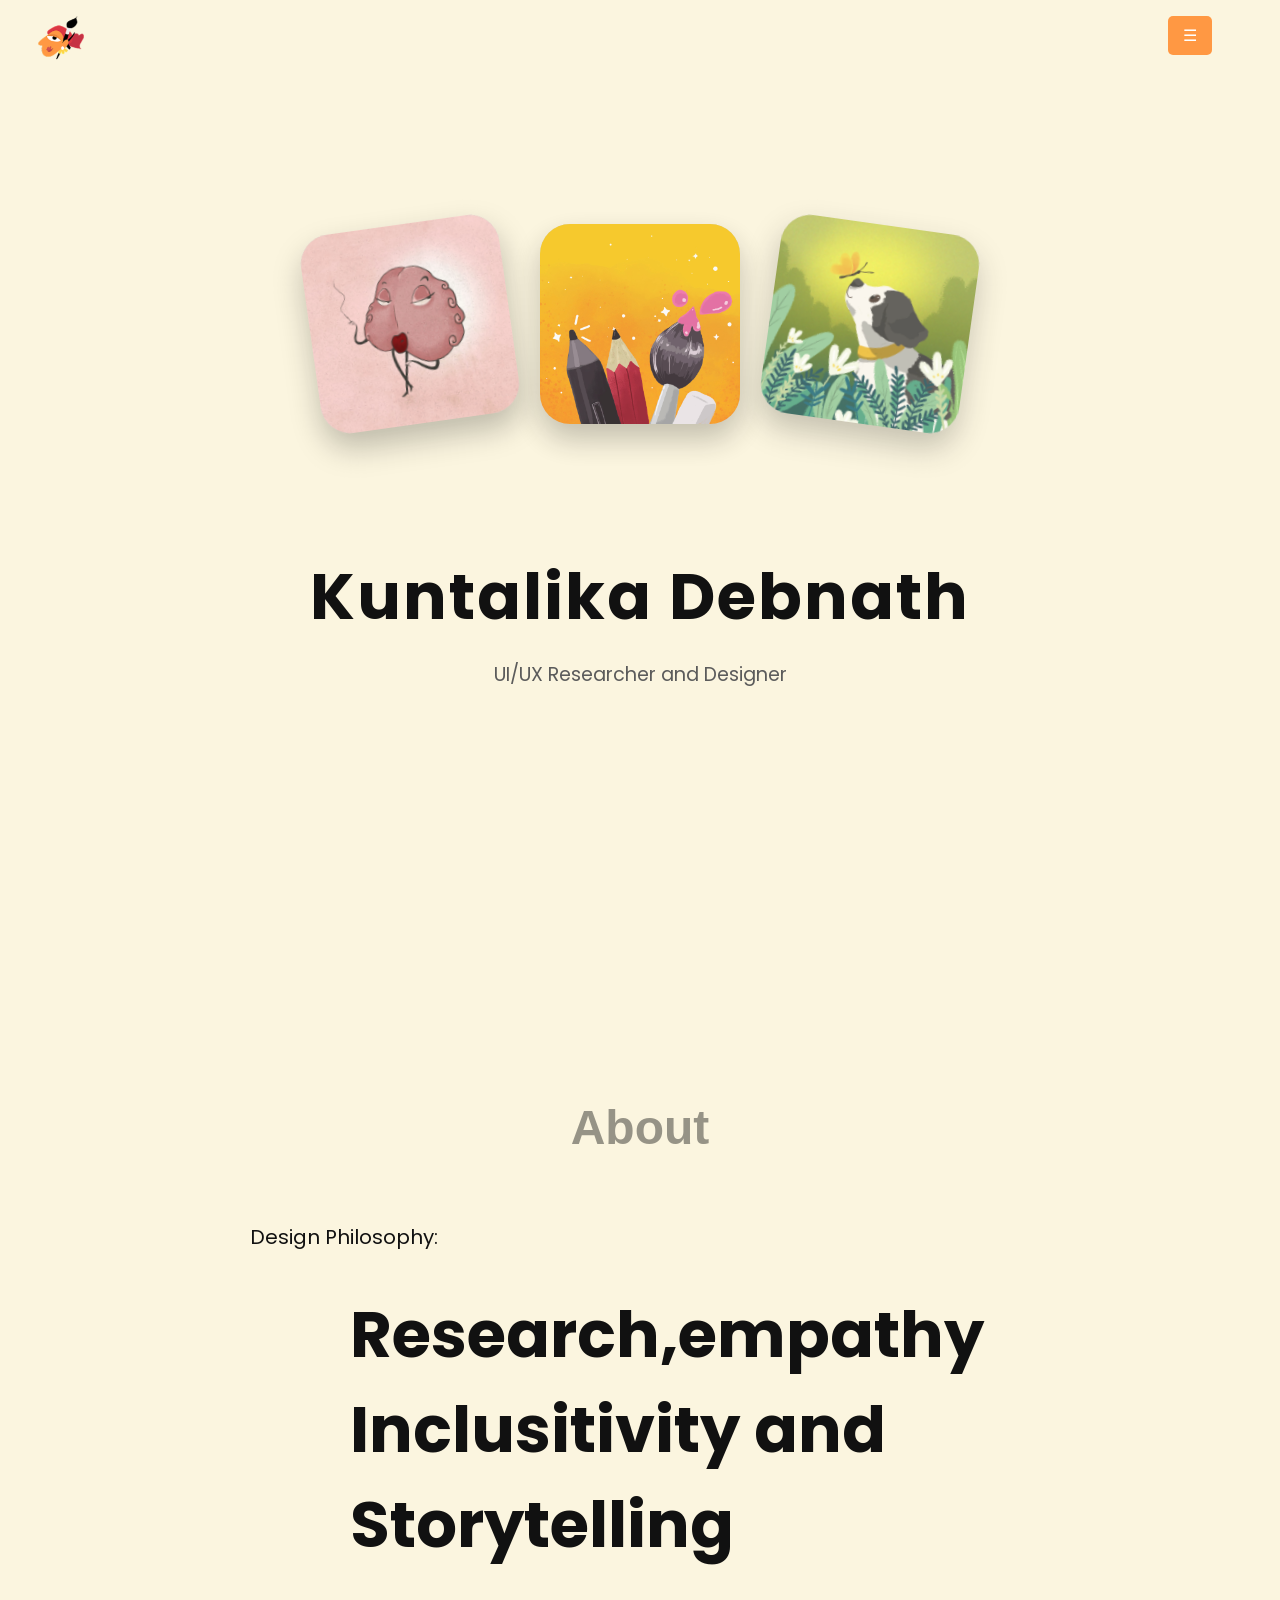
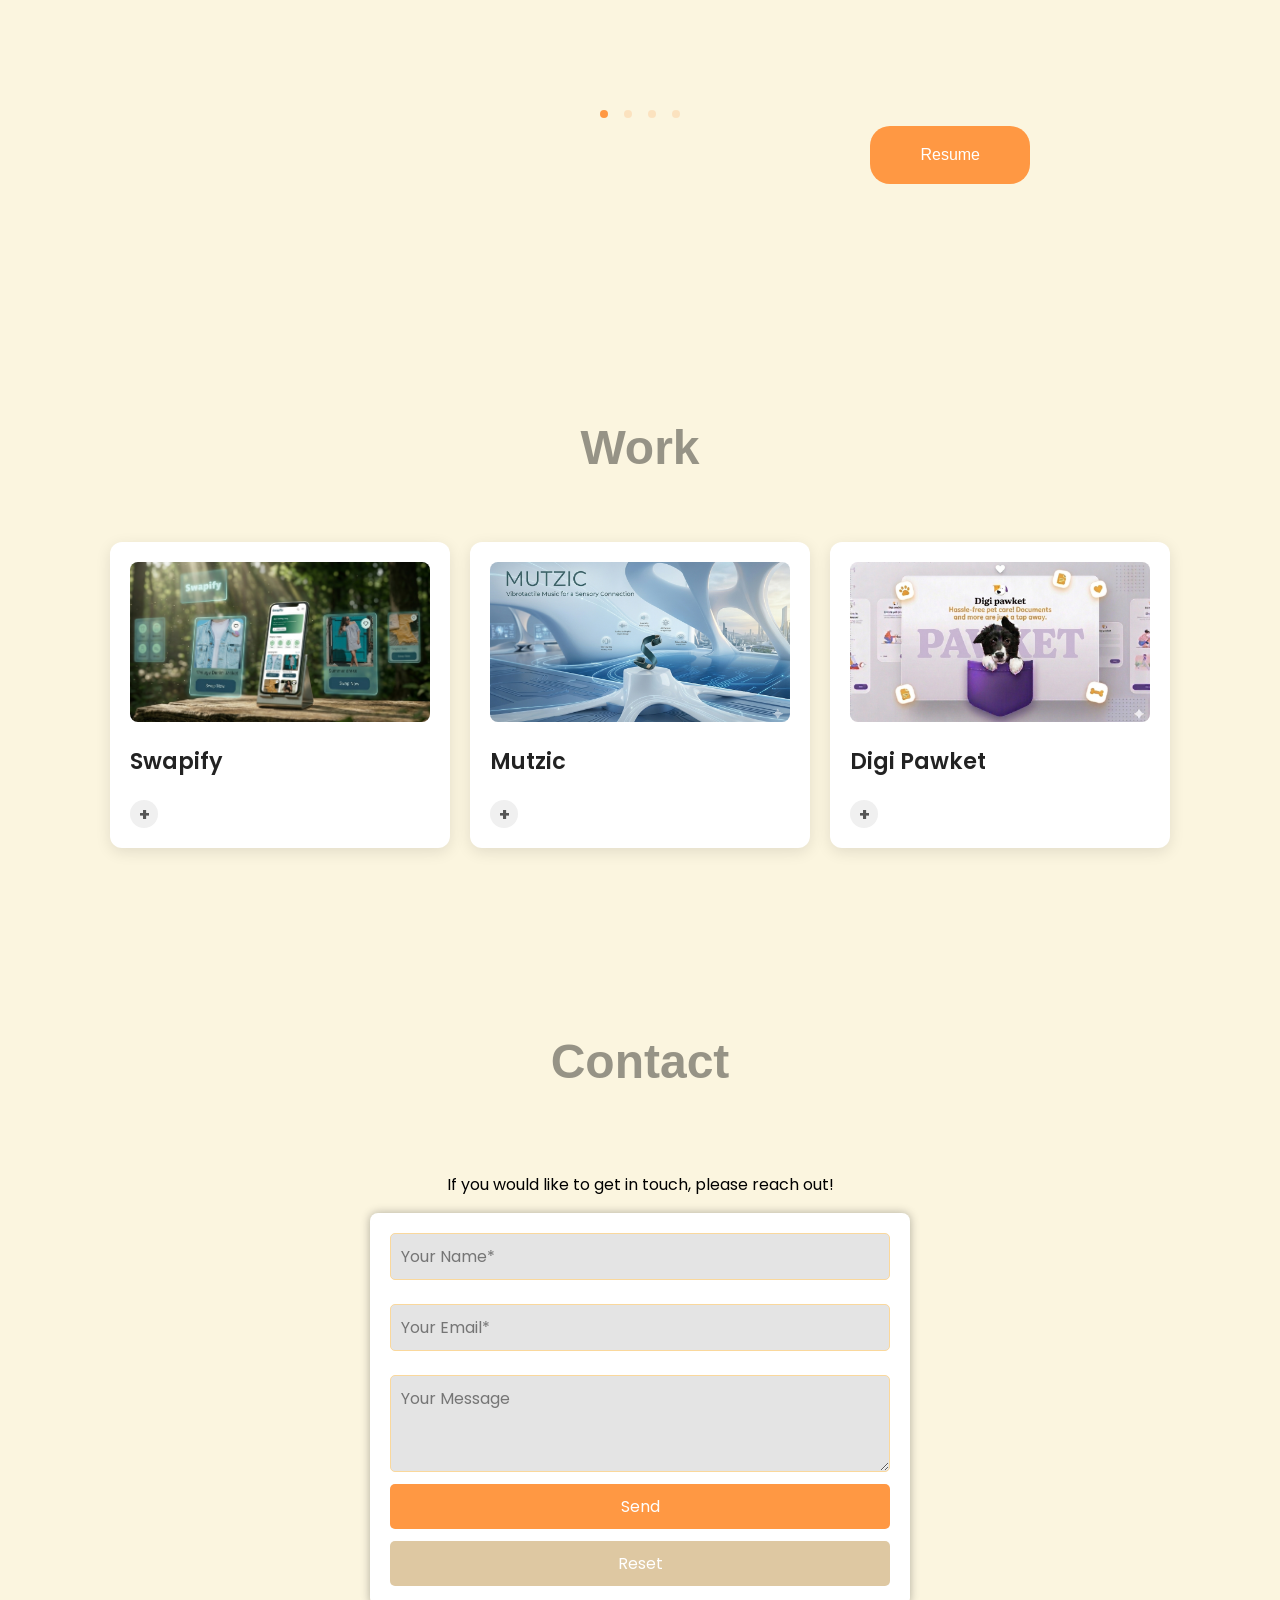
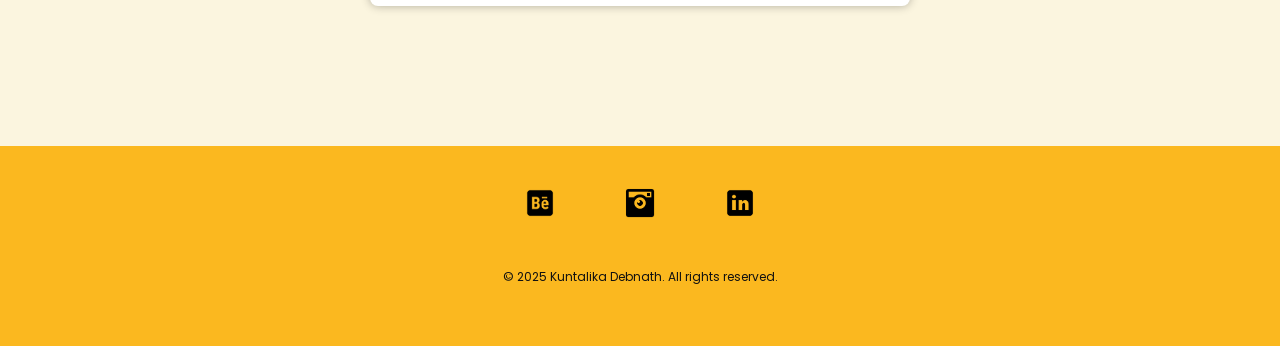
<file: index.html>
<!DOCTYPE html>
<html lang="en">
<head>
  <meta charset="UTF-8" />
  <meta name="viewport" content="width=device-width, initial-scale=1.0"/>
  <title>Kuntalika Debnath Project</title>
  <!--styles -->
  <link href="https://fonts.googleapis.com/css2?family=Poppins:wght@300;400;700&display=swap" rel="stylesheet">
  <link rel="stylesheet" href="https://cdn.jsdelivr.net/npm/swiper/swiper-bundle.min.css"/>
  <link rel="stylesheet" href="styles.css"/>
  <!-- scripts -->
  <script src="https://cdnjs.cloudflare.com/ajax/libs/gsap/3.12.2/gsap.min.js"></script>
  <script src="https://cdn.jsdelivr.net/npm/swiper/swiper-bundle.min.js"></script>
  <script src="script.js"></script>
</head>
<body>
  <!-- Navigation Bar -->
  <nav >
    <button id="menu-toggle">☰</button>
    <ul id="menu" class="hidden">
      <li><a href="#home">Home</a></li>
      <li><a href="#about">About</a></li>
      <li><a href="#work">Work</a></li>
      <li><a href="#contact">Contact</a></li>
    </ul>
  </nav>
  <a href="#home" class="skip-link">
    <img src="resources/images/LOGO.png" alt="Logo" class="logo"/>
  </a>
  <!-- Top Section -->
  <section id="home" class="hero">
    <section class="card-stack">
      <div class="stack-card">
        <img src="resources/images/real_diva_small.jpg" alt="The Diva in Me" class="card-image" />
      </div>
      <div class="stack-card">
        <img src="resources/images/creative.jpg" alt="The Diva in Me" class="card-image" />
      </div>
      <div class="stack-card">
        <img src="resources/images/pets and plants.jpg" alt="The Diva in Me" class="card-image" />
      </div>
    </section>
    <br><br><br><br><br>
    <h1 class="hero-title">Kuntalika Debnath</h1>
    <p class="hero-subtitle">UI/UX Researcher and Designer</p>
  </section>

  <!-- About Section -->
  <section id="about" class="container">
    <h1 class="about-h1">About</h1>

    <!-- Swiper Slider for About Section -->
    <div class="swiper mySwiper">
      <div class="swiper-wrapper">
        <div class="swiper-slide">
          <span class="label">Design Philosophy:<br><br></span>
          <div style="padding-left: 100px;">
            <span style="font-size: 64px;">
              <strong>Research,empathy</strong><br>
                <strong>Inclusitivity and</strong><br>
                <strong>Storytelling</strong>
              </span>
          </div>
        </div>
        <div class="swiper-slide">
          <span class="label">Core strength:<br><br></span>
          <div style="padding-left: 100px;">
            <span style="font-size: 64px;">
              <strong>Research,analysis</strong><br>
               <strong>problem solving and</strong><br>
               <strong>Ideation</strong>
             </span>
          </div>
        </div>
        <div class="swiper-slide">
          <span class="label">Personality fun facts:<br><br></span>
          <div style="padding-left: 100px;">
            <span style="font-size: 64px;">
              <strong>Quirky,extrovert</strong><br>
               <strong>and workaholic</strong><br>
             </span>
          </div>
        </div>
        <div class="swiper-slide">
          <span class="label">What I am looking for?<br><br></span>
          <div style="padding-left: 100px;">
            <span style="font-size: 64px;">
              <strong>Intership role</strong><br>
               <strong>for UXR / UXD</strong><br>
             </span>
          </div>
        </div>
      </div>
      <br><br>
        <!-- Pagination (the "kebab" dots) -->
      <div class="swiper-pagination"></div>
     </div>
     <div class="resume-button-wrapper">
      <button id="resumeBtn" class="custom-button">Resume</button>
    </div>    
  </section>
  <!-- My Stack Section 
  <section class="my-stack-section" hidden>
    <h1 class="stack-title">My Stack</h1>
    <div class="stack-container">
      <div class="my-stack">
        <img src="resources/images/css.png" alt="Stack 1" class="card-image" />
      </div>
      <div class="my-stack">
        <img src="resources/images/Figma_mystack.png" alt="Stack 2" class="card-image" />
      </div>
      <div class="my-stack">
        <img src="resources/images/ChatGPT.png" alt="Stack 3" class="card-image" />
      </div>
      <div class="my-stack">
        <img src="resources/images/HTML_mystck.png" alt="Stack 4" class="card-image" />
      </div>
      <div class="my-stack">
        <img src="resources/images/Illustrator_mystack.png" alt="Stack 5" class="card-image" />
      </div>
      <div class="my-stack">
        <img src="resources/images/Miro.png" alt="Stack 6" class="card-image" />
      </div>
      <div class="my-stack">
        <img src="resources/images/Webflow_mystack.png" alt="Stack 6" class="card-image" />
      </div>
      <div class="my-stack">
        <img src="resources/images/Photoshop_mystack.png" alt="Stack 6" class="card-image" />
      </div>
    </div>
  </section>-->
  <section id="work" class="work-container"> 
    <h1 class="about-h1">Work</h1>
    <div class="cards-container">
      <div class="cards-wrapper" id="cardsWrapper">
      <!-- Card 1 -->
      <div class="card" data-index="0">
          <div class="card-image">
              <img src="resources/images/swapify_banner.jpg" alt="Project 1">
          </div>
          <h3 class="card-title">Swapify</h3>
          <div class="card-content">
              <div class="card-full-text">
                  <p>Shopping today is heavily influenced by trends, social media, and platform nudges, often leading young consumers into cycles of impulsive buying and regret. Through research, this project uncovered a gap between users’ intention to shop mindfully and their actual behavior, shaped by lack of clarity, trust, and decision support.</p>
                  <p>Swapify was designed as a community-driven thrifting platform that makes swapping simple, trustworthy, and socially engaging. By prioritizing clarity, safety, and ease of use—while gradually introducing features like styling, nudges, and AI support—the solution encourages more mindful, sustainable fashion choices without restricting self-expression</p>
              </div>
              <div class="card-actions">
                  <a href="https://www.behance.net/gallery/245663417/UX-Research-Consumer-Psychology-Thrifting-App" target="_blank" class="btn">View Case Study</a>
              </div>
          </div>
          
          <div class="toggle-indicator">+</div>
          <div class="close-btn"></div>
      </div>
      
      <!-- Card 2 -->
      <div class="card" data-index="1">
          <div class="card-image">
              <img src="resources/images/mutzic_banner.jpg" alt="Project 2">
          </div>
          <h3 class="card-title">Mutzic</h3>
          <div class="card-content">
              <div class="card-full-text">
                  <p>Mutzic is a vibrotactile wearable designed to make music accessible beyond sound.
                  Developed as part of the Smart Product Design course, it translates music into structured vibration patterns that users can feel through their body.</p>
                  <p>Music today is built for listening, leaving deaf and hard-of-hearing individuals excluded from this shared emotional experience. Mutezic addresses this gap by reimagining music as a tactile experience—allowing users to sense rhythm, intensity, and mood through vibrations.</p>
                  <p>The project combines embedded systems, interaction design, and inclusive thinking to create a calming, intuitive, and accessible way to experience music.</p>
              </div>
              <div class="card-actions">
                  <a href="https://www.behance.net/gallery/246137981/Smart-Product-Design-Vibrotactive-for-the-Deaf" target="_blank" class="btn">View Case Study</a>
              </div>
          </div>
          
          <div class="toggle-indicator">+</div>
          <div class="close-btn"></div>
      </div>
      
      <!-- Card 3 -->
      <div class="card" data-index="2">
          <div class="card-image">
              <img src="resources/images/digi_pawket.jpg" alt="Project 3">
          </div>
          <h3 class="card-title">Digi Pawket</h3>
          <div class="card-content">
              <div class="card-full-text">
                  <p>Digi Pawket is a centralised digital platform that helps pet owners store, manage, and share all essential information about their pets in one place. Today, pet records like vaccination certificates, medical history, and insurance documents are often scattered across clinics or kept in physical formats, making them hard to access when needed—especially during emergencies or travel. This app solves that by offering a secure document vault, smart reminders for health and care routines, and controlled sharing with vets, boarding facilities, and authorities. It also includes features like QR-based identification for lost pets and travel support with regulations and document readiness. The goal is to make pet care more organised, accessible, and stress-free by ensuring that all critical information is always available when it matters most.</p>
              </div>
              <div class="card-actions">
                  <a href="https://www.behance.net/gallery/246237543/A-Digital-Locker-for-Pets-App-design" target="_blank" class="btn">View Case Study</a>
              </div>
          </div>
          
          <div class="toggle-indicator">+</div>
          <div class="close-btn"></div>
      </div>
    </div>
    </div>
  </div>
  </section>
  <!-- Contact Section -->
  <section id="contact" class="container">
  <footer class="footer">
  <div class="footer-container">
    <h1 class="about-h1">Contact</h1>
    <p>If you would like to get in touch, please reach out!</p>
    <form class="footer-form" name="FooterForm" onsubmit="return validateFooterForm()" onreset="resetFooterErrors()">
      <input type="text" id="footer-name" name="Name" placeholder="Your Name*" />
      <span id="footer-name-error" class="error-message"></span>

      <input type="email" id="footer-email" name="Email" placeholder="Your Email*" />
      <span id="footer-email-error" class="error-message"></span>

      <textarea id="footer-message" name="Message" rows="3" placeholder="Your Message"></textarea>

      <input type="submit" value="Send" sty/>
      <input type="reset" value="Reset" class="custom-button"/>
    </form>
  </div>
</footer>
</section>
<!-- Footer Section -->
 <section class="footer-stack-section">
  <div class="footer-info">
      <section class="stack-container">
        <div class="my-stack">
          <a href="https://www.behance.net/kuntalidebnath" target="_blank" class="skip-link">
            <img src="resources/images/Behance.png" alt="Github" class="card-image" />
          </a>
        </div>
        <div class="my-stack">
          <a href="https://www.instagram.com/kuntalikalovestodraw/?hl=en" target="_blank" class="skip-link">
            <img src="resources/images/Instagram Old.png" alt="Instagram" class="card-image" />
          </a>
        </div>
        <div class="my-stack">
          <a href="https://www.linkedin.com/in/kuntalika-debnath-23913863/" target="_blank" class="skip-link">
            <img src="resources/images/LinkedIn.png" alt="LinkedIn" class="card-image" />
          </a>
        </div>  
      </section>
      <p style="font-size: 12px;">&copy; 2025 Kuntalika Debnath. All rights reserved.</p>
    </div>
 </section>
</body>
</html>
</file>
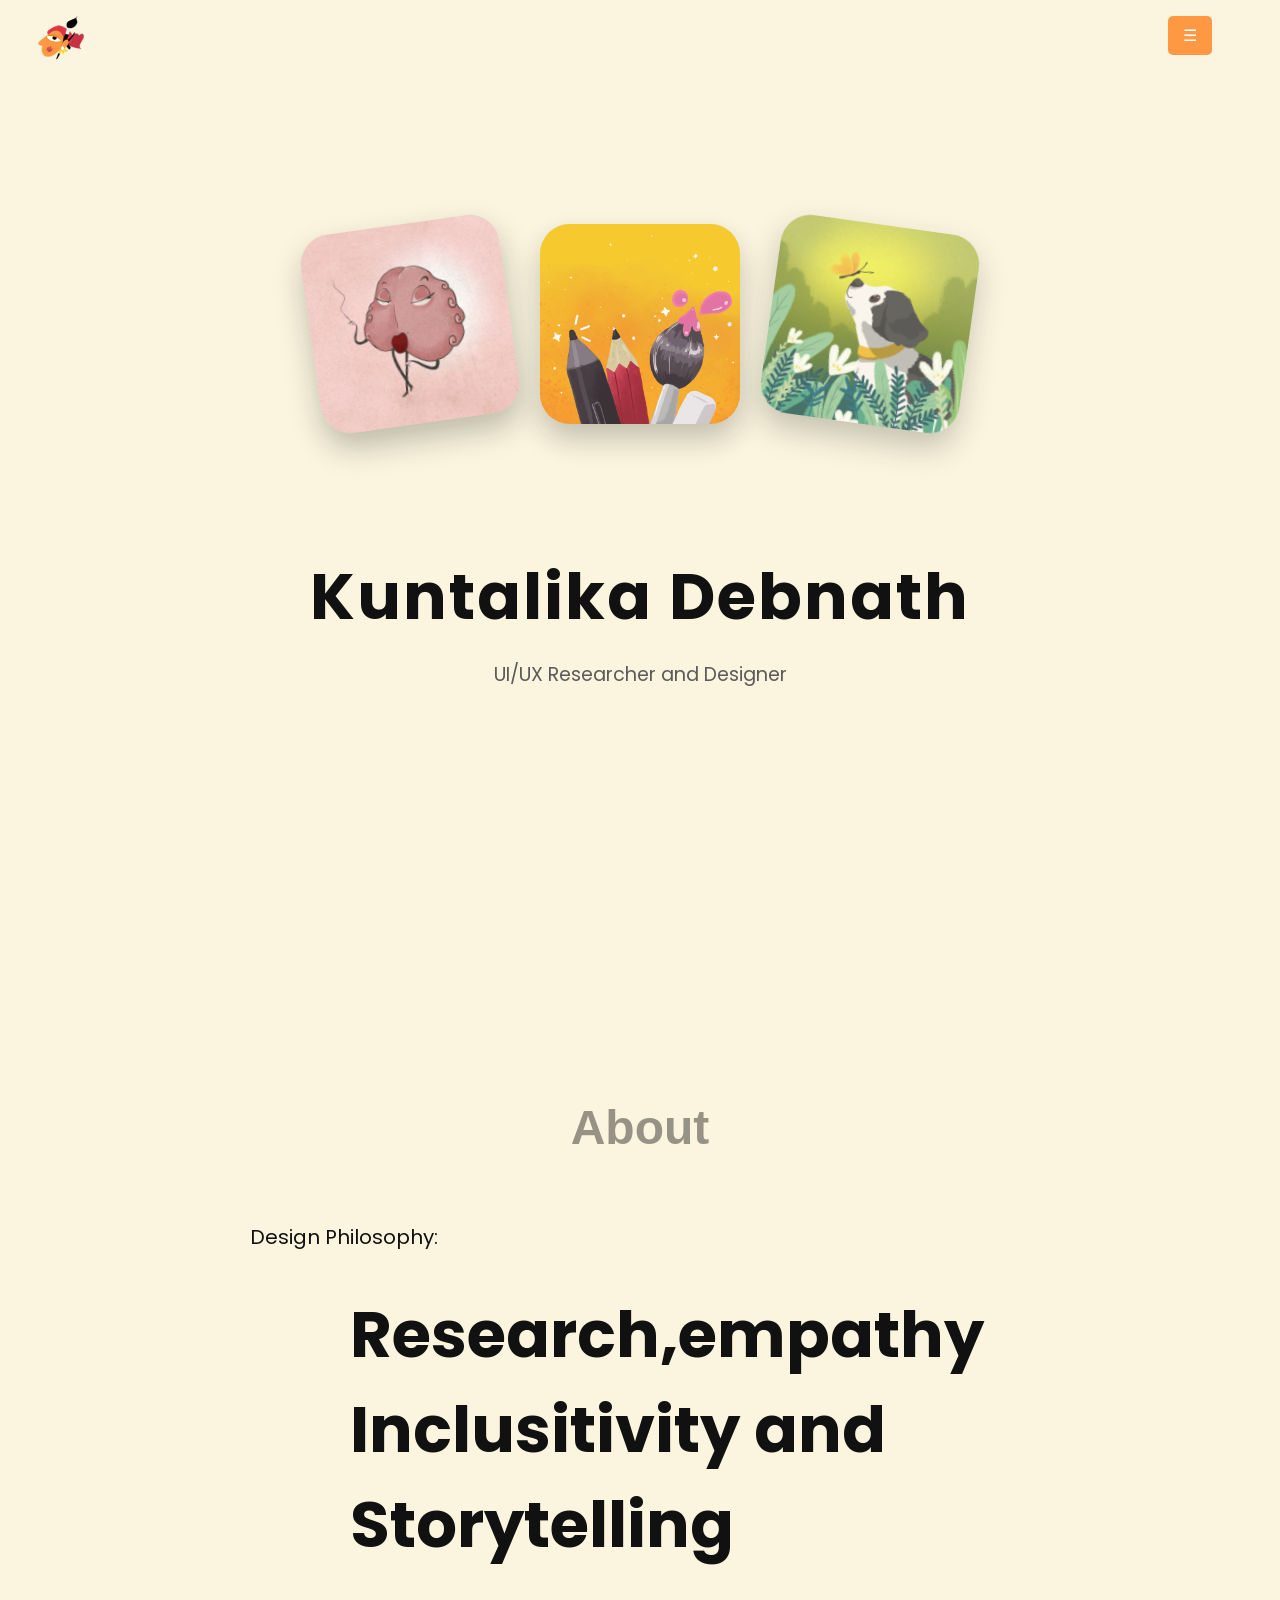
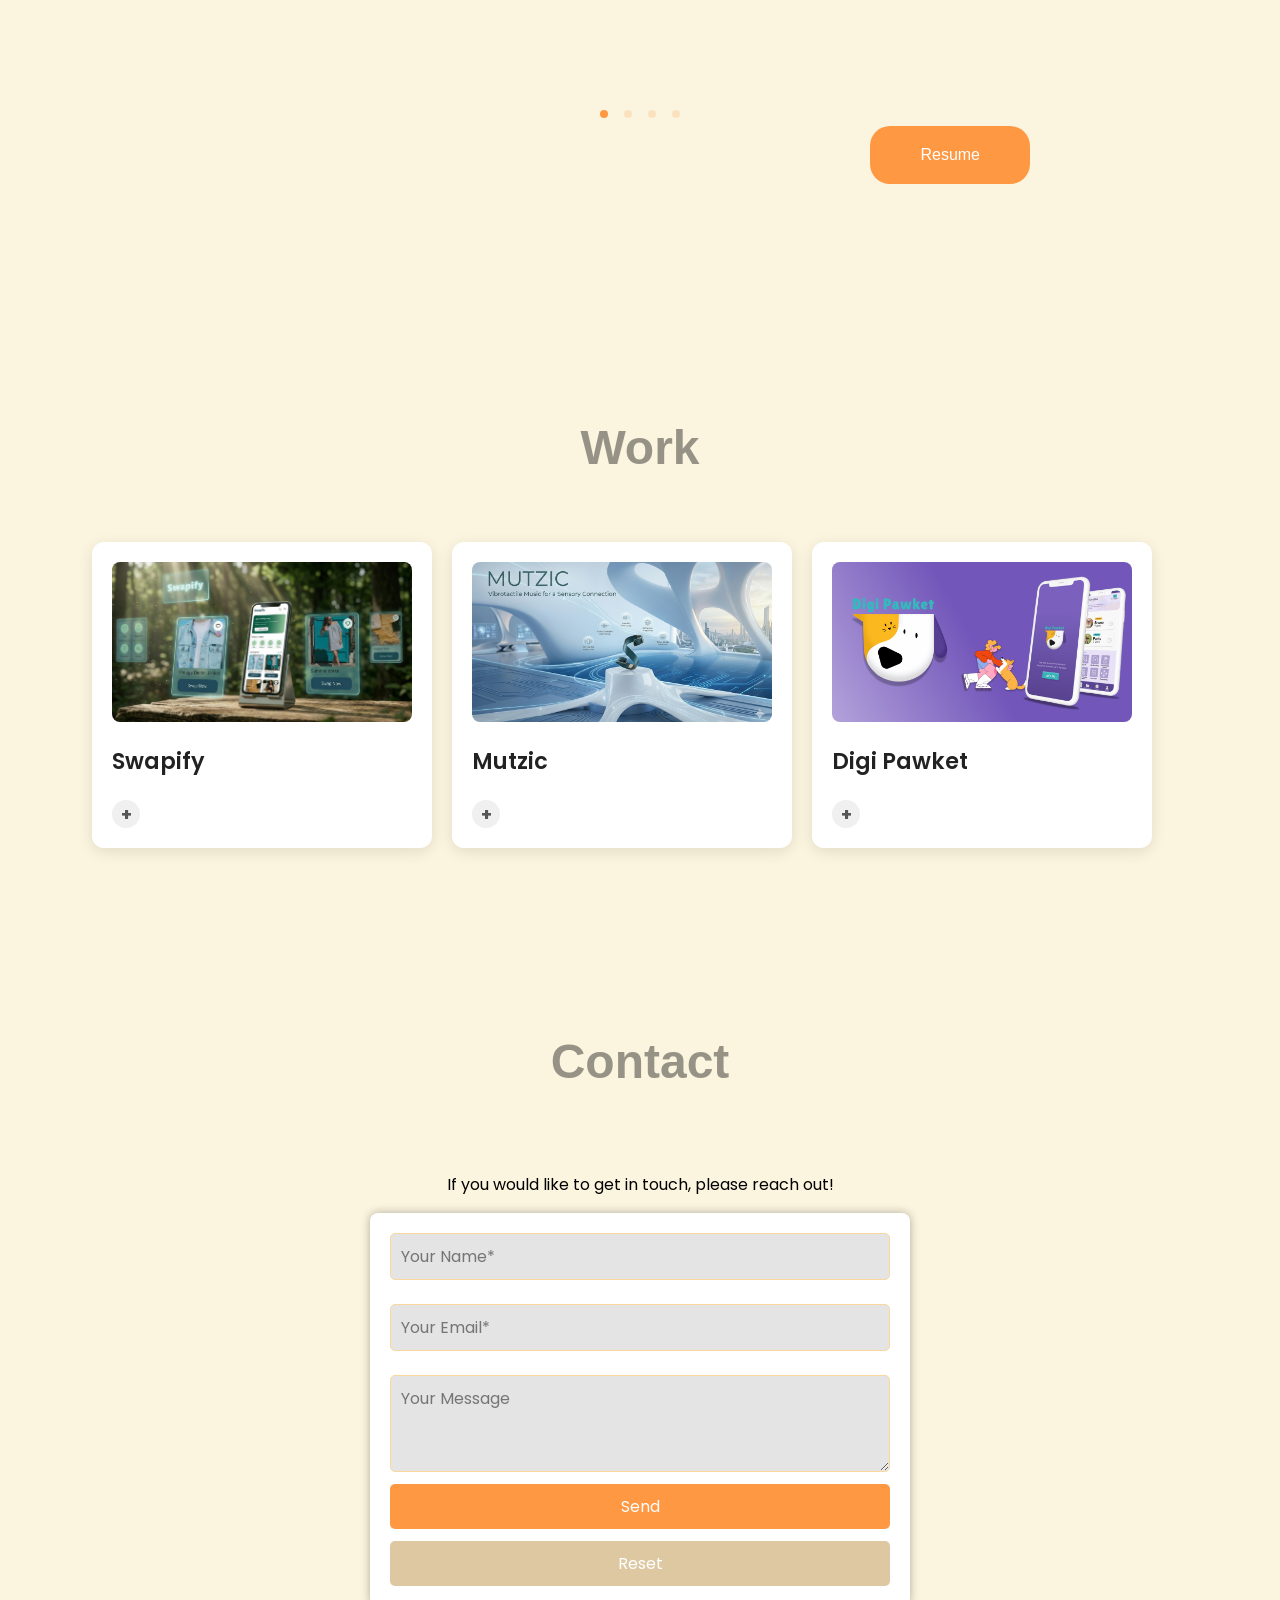
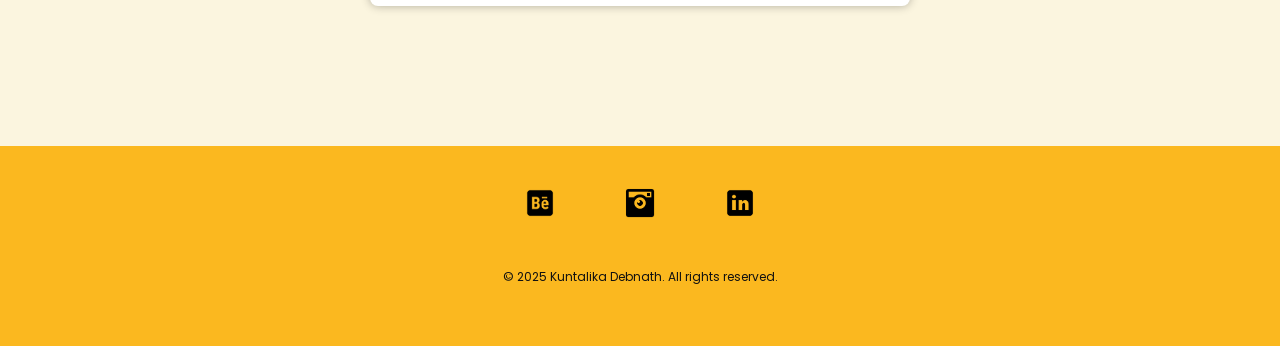
<file: dummy_project.html>
<!DOCTYPE html>
<html lang="en">
<head>
  <meta charset="UTF-8" />
  <meta name="viewport" content="width=device-width, initial-scale=1.0"/>
  <title>Kuntalika Debnath Project</title>
  <!--styles -->
  <link href="https://fonts.googleapis.com/css2?family=Poppins:wght@300;400;700&display=swap" rel="stylesheet">
  <link rel="stylesheet" href="https://cdn.jsdelivr.net/npm/swiper/swiper-bundle.min.css"/>
  <link rel="stylesheet" href="styles.css"/>
  <!-- scripts -->
  <script src="https://cdnjs.cloudflare.com/ajax/libs/gsap/3.12.2/gsap.min.js"></script>
  <script src="https://cdn.jsdelivr.net/npm/swiper/swiper-bundle.min.js"></script>
  <script src="script.js"></script>
</head>
<body>
  <!-- Navigation Bar -->
  <nav >
    <button id="menu-toggle">☰</button>
    <ul id="menu" class="hidden">
      <li><a href="#home">Home</a></li>
      <li><a href="#about">About</a></li>
      <li><a href="#work">Work</a></li>
      <li><a href="#contact">Contact</a></li>
    </ul>
  </nav>
  <a href="#home" class="skip-link">
    <img src="resources/images/LOGO.png" alt="Logo" class="logo"/>
  </a>
  <!-- Top Section -->
  <section id="home" class="hero">
    <section class="card-stack">
      <div class="stack-card">
        <img src="resources/images/real_diva_small.jpg" alt="The Diva in Me" class="card-image" />
      </div>
      <div class="stack-card">
        <img src="resources/images/creative.jpg" alt="The Diva in Me" class="card-image" />
      </div>
      <div class="stack-card">
        <img src="resources/images/pets and plants.jpg" alt="The Diva in Me" class="card-image" />
      </div>
    </section>
    <br><br><br><br><br>
    <h1 class="hero-title">Kuntalika Debnath</h1>
    <p class="hero-subtitle">UI/UX Researcher and Designer</p>
  </section>

  <!-- About Section -->
  <section id="about" class="container">
    <h1 class="about-h1">About</h1>

    <!-- Swiper Slider for About Section -->
    <div class="swiper mySwiper">
      <div class="swiper-wrapper">
        <div class="swiper-slide">
          <span class="label">Design Philosophy:<br><br></span>
          <div style="padding-left: 100px;">
            <span style="font-size: 64px;">
              <strong>Research,empathy</strong><br>
                <strong>Inclusitivity and</strong><br>
                <strong>Storytelling</strong>
              </span>
          </div>
        </div>
        <div class="swiper-slide">
          <span class="label">Core strength:<br><br></span>
          <div style="padding-left: 100px;">
            <span style="font-size: 64px;">
              <strong>Research,analysis</strong><br>
               <strong>problem solving and</strong><br>
               <strong>Ideation</strong>
             </span>
          </div>
        </div>
        <div class="swiper-slide">
          <span class="label">Personality fun facts:<br><br></span>
          <div style="padding-left: 100px;">
            <span style="font-size: 64px;">
              <strong>Quirky,extrovert</strong><br>
               <strong>and workaholic</strong><br>
             </span>
          </div>
        </div>
        <div class="swiper-slide">
          <span class="label">What I am looking for?<br><br></span>
          <div style="padding-left: 100px;">
            <span style="font-size: 64px;">
              <strong>Intership role</strong><br>
               <strong>for UXR / UXD</strong><br>
             </span>
          </div>
        </div>
      </div>
      <br><br>
        <!-- Pagination (the "kebab" dots) -->
      <div class="swiper-pagination"></div>
     </div>
     <div class="resume-button-wrapper">
      <button id="resumeBtn" class="custom-button">Resume</button>
    </div>    
  </section>
  <!-- My Stack Section 
  <section class="my-stack-section" hidden>
    <h1 class="stack-title">My Stack</h1>
    <div class="stack-container">
      <div class="my-stack">
        <img src="resources/images/css.png" alt="Stack 1" class="card-image" />
      </div>
      <div class="my-stack">
        <img src="resources/images/Figma_mystack.png" alt="Stack 2" class="card-image" />
      </div>
      <div class="my-stack">
        <img src="resources/images/ChatGPT.png" alt="Stack 3" class="card-image" />
      </div>
      <div class="my-stack">
        <img src="resources/images/HTML_mystck.png" alt="Stack 4" class="card-image" />
      </div>
      <div class="my-stack">
        <img src="resources/images/Illustrator_mystack.png" alt="Stack 5" class="card-image" />
      </div>
      <div class="my-stack">
        <img src="resources/images/Miro.png" alt="Stack 6" class="card-image" />
      </div>
      <div class="my-stack">
        <img src="resources/images/Webflow_mystack.png" alt="Stack 6" class="card-image" />
      </div>
      <div class="my-stack">
        <img src="resources/images/Photoshop_mystack.png" alt="Stack 6" class="card-image" />
      </div>
    </div>
  </section>-->
  <section id="work" class="work-container"> 
    <h1 class="about-h1">Work</h1>
    <div class="cards-container">
      <div class="cards-wrapper" id="cardsWrapper">
      <!-- Card 1 -->
      <div class="card" data-index="0">
          <div class="card-image">
              <img src="resources/images/swapify_banner.jpg" alt="Project 1">
          </div>
          <h3 class="card-title">Swapify</h3>
          <div class="card-content">
              <div class="card-full-text">
                  <p>Shopping today is heavily influenced by trends, social media, and platform nudges, often leading young consumers into cycles of impulsive buying and regret. Through research, this project uncovered a gap between users’ intention to shop mindfully and their actual behavior, shaped by lack of clarity, trust, and decision support.</p>
                  <p>Swapify was designed as a community-driven thrifting platform that makes swapping simple, trustworthy, and socially engaging. By prioritizing clarity, safety, and ease of use—while gradually introducing features like styling, nudges, and AI support—the solution encourages more mindful, sustainable fashion choices without restricting self-expression</p>
              </div>
              <div class="card-actions">
                  <a href="resources/docs/society_design_case_study.pdf" target="_blank" class="btn">View Case Study</a>
              </div>
          </div>
          
          <div class="toggle-indicator">+</div>
          <div class="close-btn"></div>
      </div>
      
      <!-- Card 2 -->
      <div class="card" data-index="1">
          <div class="card-image">
              <img src="resources/images/mutzic_banner.jpg" alt="Project 2">
          </div>
          <h3 class="card-title">Mutzic</h3>
          <div class="card-content">
              <div class="card-full-text">
                  <p>Mutzic is a vibrotactile wearable designed to make music accessible beyond sound.
                  Developed as part of the Smart Product Design course, it translates music into structured vibration patterns that users can feel through their body.</p>
                  <p>Music today is built for listening, leaving deaf and hard-of-hearing individuals excluded from this shared emotional experience. Mutezic addresses this gap by reimagining music as a tactile experience—allowing users to sense rhythm, intensity, and mood through vibrations.</p>
                  <p>The project combines embedded systems, interaction design, and inclusive thinking to create a calming, intuitive, and accessible way to experience music.</p>
              </div>
              <div class="card-actions">
                  <a href="resources/docs/mutzic_case_study.pdf" target="_blank" class="btn">View Case Study</a>
              </div>
          </div>
          
          <div class="toggle-indicator">+</div>
          <div class="close-btn"></div>
      </div>
      
      <!-- Card 3 -->
      <div class="card" data-index="2">
          <div class="card-image">
              <img src="resources/images/card01.jpg" alt="Project 3">
          </div>
          <h3 class="card-title">Digi Pawket</h3>
          <div class="card-content">
              <div class="card-full-text">
                  <p>Digi Pawket is a centralised digital platform that helps pet owners store, manage, and share all essential information about their pets in one place. Today, pet records like vaccination certificates, medical history, and insurance documents are often scattered across clinics or kept in physical formats, making them hard to access when needed—especially during emergencies or travel. This app solves that by offering a secure document vault, smart reminders for health and care routines, and controlled sharing with vets, boarding facilities, and authorities. It also includes features like QR-based identification for lost pets and travel support with regulations and document readiness. The goal is to make pet care more organised, accessible, and stress-free by ensuring that all critical information is always available when it matters most.</p>
              </div>
              <div class="card-actions">
                  <a href="resources/images/wip.jpg" target="_blank" class="btn">View Case Study</a>
              </div>
          </div>
          
          <div class="toggle-indicator">+</div>
          <div class="close-btn"></div>
      </div>
    </div>
    </div>
  </div>
  </section>
  <!-- Contact Section -->
  <section id="contact" class="container">
  <footer class="footer">
  <div class="footer-container">
    <h1 class="about-h1">Contact</h1>
    <p>If you would like to get in touch, please reach out!</p>
    <form class="footer-form" name="FooterForm" onsubmit="return validateFooterForm()" onreset="resetFooterErrors()">
      <input type="text" id="footer-name" name="Name" placeholder="Your Name*" />
      <span id="footer-name-error" class="error-message"></span>

      <input type="email" id="footer-email" name="Email" placeholder="Your Email*" />
      <span id="footer-email-error" class="error-message"></span>

      <textarea id="footer-message" name="Message" rows="3" placeholder="Your Message"></textarea>

      <input type="submit" value="Send" sty/>
      <input type="reset" value="Reset" class="custom-button"/>
    </form>
  </div>
</footer>
</section>
<!-- Footer Section -->
 <section class="footer-stack-section">
  <div class="footer-info">
      <section class="stack-container">
        <div class="my-stack">
          <a href="https://www.behance.net/kuntalidebnath" target="_blank" class="skip-link">
            <img src="resources/images/Behance.png" alt="Github" class="card-image" />
          </a>
        </div>
        <div class="my-stack">
          <a href="https://www.instagram.com/kuntalikalovestodraw/?hl=en" target="_blank" class="skip-link">
            <img src="resources/images/Instagram Old.png" alt="Instagram" class="card-image" />
          </a>
        </div>
        <div class="my-stack">
          <a href="https://www.linkedin.com/in/kuntalika-debnath-23913863/" target="_blank" class="skip-link">
            <img src="resources/images/LinkedIn.png" alt="LinkedIn" class="card-image" />
          </a>
        </div>  
      </section>
      <p style="font-size: 12px;">&copy; 2025 Kuntalika Debnath. All rights reserved.</p>
    </div>
 </section>
</body>
</html>
</file>
<file: styles.css>
body {
    margin: 0;
    font-family: 'Poppins', sans-serif;
    background: #fbf5df;
    color: #111;
    overflow-x: hidden;
  }

  nav {
  position: fixed;
  top: 1rem;
  right: 1rem;
  z-index: 1000;
}

#menu-toggle {
  background-color: #FF9843;
  color: white;
  border: none;
  padding: 10px 15px;
  font-size: 16px;
  cursor: pointer;
  border-radius: 5px;
}
.logo {
  position: fixed;
  height: 50px;
  left: 1rem;
  z-index: 1000;
  padding: 10px 15px;
}
ul#menu {
  list-style-type: none;
  padding: 0;
  margin-top: 10px;
  background-color: #444;
  border-radius: 5px;
  overflow: hidden;
  max-height: 0;
  transition: max-height 0.4s ease-out;
}

ul#menu.show {
  max-height: 500px; /* enough to show all items */
  transition: max-height 0.4s ease-in;
}

ul#menu li a {
  display: block;
  color: white;
  padding: 10px 15px;
  text-decoration: none;
}

ul#menu li a:hover {
  background-color: #555;
}

.hero {
  height: 100vh;
  display: flex;
  flex-direction: column;
  justify-content: center;
  align-items: center;
  text-align: center;
  padding: 1rem;
  position: relative;
  margin-bottom: 2rem; /* Added spacing instead of full height */
}
  
  .hero-title {
    font-size: 4rem;
    font-weight: bold;
    letter-spacing: 2px;
    margin: 0;
  }
  
  .hero-subtitle {
    font-size: 1.2rem;
    color: #5b5b5b;
    margin-top: 1rem;
  }
  
  .card-stack {
    display: flex;
    justify-content: center;
    align-items: center;
    perspective: 1000px;
    transform-style: preserve-3d;
    position: relative;
  }
  
  .stack-card {
    width: 200px;
    height: 200px;
    background: #ccc;
    border-radius: 30px;
    display: flex;
    justify-content: center;
    align-items: start;
    font-weight: bold;
    color: #fff;
    /*padding: 20px;*/
    box-shadow: 0 15px 30px rgba(0,0,0,0.25);
    transition: transform 0.1s ease;
  }
 

  .stack-card:hover {
    box-shadow: 0 20px 40px rgba(0, 0, 0, 0.5);
    transition: box-shadow 0.3s ease-in-out;
}

.stack-card img.card-image {
  width: 100%;
  height: 100%;
  object-fit: cover;
  border-radius: inherit;
}


/* Rolling container */
.about-scroll {
  display: flex;
  flex-direction: column;
  animation: smooth-scroll 10s linear infinite;
}

.about-scroll > span {
  height: 40px;
  width: 100%;
  line-height: 40px;
  text-align: center;
  font-size: 16px;
  color: #333;
}

.about-h1{
    max-width: 600px;
    padding: 20px;
    margin: 50px auto;
    font-size: clamp(1rem, 7vw, 3rem);
    text-align: center;
    line-height: 1;
    font-family: sans-serif;
    color: rgba(0, 0, 0, 0.4);
}

.about-wrapper {
  width: 1000px;
  height: 40px; /* Height of a single line */
  overflow: hidden;
  
}

.label {
  display: block;
  font-size: 20px;
  margin-bottom: 5px;
  font-weight: normal;
  text-align: left;
}

.custom-button {
  display: inline-block;
  padding: 20px 50px;         /* Increased padding for bigger button */
  font-size: 16px;
  border-radius: 20px;   /* Optional: rounded corners */
  background-color: #FF9843;
  color: white; /* Optional: background color */
  border: none;
  cursor: pointer;
  transition: background-color 0.3s ease;
}

.resume-button-wrapper {
  display: flex;
  justify-content: right;
  
}

/* Keyframes for vertical scroll */
@keyframes smooth-scroll {
  0% {
    transform: translateY(0);
  }
  5% {
    transform: translateY(0);
  }
  10% {
    transform: translateY(-1em);
  }
  30% {
    transform: translateY(-1em);
  }
  35% {
    transform: translateY(-2em);
  }
  55% {
    transform: translateY(-2em);
  }
  60% {
    transform: translateY(-3em);
  }
  80% {
    transform: translateY(-3em);
  }
  85% {
    transform: translateY(-4em);
  }
  100% {
    transform: translateY(-4em);
  }
}


h2 {
  font-size: 2rem;
  color: #ffffff;
}

/* Swiper styles */
.swiper {
  width: 100%;
  max-width: 900px;
  margin: auto;
}

.swiper-slide {
  display: flex;
  flex-direction: column;
  font-size: 64px;
  text-align: left;
}


.swiper-button-next{
  color: #ff9843;
  left: 50px;
}

.swiper-button-prev {
  color: #ff9843;
}

.swiper-pagination {
  position: relative;
  padding-top: 1px;
  bottom: 10px;
  display: flex;
  justify-content: center;
  gap: 8px;
}

.swiper-pagination-bullet {
  background-color: #FF9843;
  /*width: 10px;
  height: 10px;
  border-radius: 50%;
  opacity: 0.5;
  transition: all 0.3s ease;*/
}

.swiper-pagination-bullet-active {
  background-color: #FF9843;
  /*width: 20px;
  opacity: 1;*/
}

.container{
  padding-top: 70px;    /* Adjust as needed */
  padding-bottom: 80px;  /* Reduced to bring next section closer */
  padding-left: 250px;
  padding-right: 250px;
  margin-bottom: 40px;
}



.my-stack-section {
  background-color: #FBB81F; /* light yellow */
  left: 1rem;
  z-index: 1000;
  padding: 30px 15px;
  text-align: center;
  height: 200px; /* Adjusted height for better visibility */
  margin-top: 30px;
}

.stack-title {
  font-size: 20px;
  margin-bottom: 20px;
  font-weight: bold;
  font-family: 'Poppins', sans-serif;
  justify-content: left;
  color: #111;
}

.stack-container {
  display: flex;
  flex-wrap: wrap;
  gap: 20px;
  justify-content: center;
}

.my-stack {
  width: 80px;
  height: 80px;
  border-radius: 5px;
  overflow: hidden;
  display: flex;
  align-items: center;
  justify-content: center;
}

.my-stack img.card-image {
  width: 70%;
  height: 70%;
  object-fit: contain;
  background-color: transparent;
}


/*Work Section*/

.work-container {
  position: relative;
  height: auto; /* or 100vh, or whatever makes sense */
  padding-top: 50px;    /* Reduced to eliminate gap from hidden My Stack section */
  padding-bottom: 80px;  /* Reduced to bring next section closer */
  overflow: hidden;
}

.cards-wrapper.shift-0 {
  transform: translateX(100px); /* First card expands → shift right */
}

.cards-wrapper.shift-1 {
  transform: translateX(0); /* Middle card expands → stay centered */
}

.cards-wrapper.shift-2 {
  transform: translateX(-100px); /* Last card expands → shift left */
}

.cards-container {
  display: flex;
  flex-wrap: wrap;
  gap: 32px;
  justify-content: center;
}

.cards-wrapper {
  display: flex;
  position: relative;
  height: auto;
  transition: transform 0.5s ease;
}
        
.card {
    flex: 0 0 300px;
    height: 100%;
    padding: 20px;
    background-color: #ffffff;
    margin-right: 20px;
    border-radius: 12px;
    box-shadow: 0 4px 15px rgba(0, 0, 0, 0.1);
    cursor: pointer;
    overflow: hidden;
    position: relative;
    transition: all 0.3s ease;
}

.card.active {
    flex: 0 0 600px;
    cursor: default;
}

.card:hover:not(.active) {
    transform: translateY(-10px);
    box-shadow: 0 12px 30px rgba(0, 0, 0, 0.15);
}

.card-image {
    height: 160px;
    width: 100%;
    border-radius: 8px;
    background-color: #FF9843;
    overflow: hidden;
    margin-bottom: 20px;
}

.card-image img {
    width: 100%;
    height: 100%;
    object-fit: cover;
}

.card-title {
    font-size: 1.4rem;
    font-weight: 600;
    margin-bottom: 10px;
    color: #222;
}

.card-preview {
    margin-bottom: 15px;
    color: #666;
    line-height: 1.5;
}

.toggle-indicator {
    position: absolute;
    bottom: 20px;
    left: 20px;
    width: 28px;
    height: 28px;
    border-radius: 50%;
    background-color: #f0f0f0;
    display: flex;
    align-items: center;
    justify-content: center;
    cursor: pointer;
    transition: all 0.3s ease;
    font-size: 18px;
    font-weight: bold;
    color: #555;
    z-index: 2;
}

.toggle-indicator:hover {
    background-color: #e0e0e0;
}

.active .toggle-indicator {
    bottom: 20px;
    left: 20px;
}

.card-content {
    display: none;
    opacity: 0;
    transition: opacity 0.3s ease;
    margin-bottom: 50px;
}

.active .card-content {
    display: block;
    opacity: 1;
    animation: fadeIn 0.5s ease forwards;
    animation-delay: 0.2s;
}

.card-full-text {
    margin-bottom: 20px;
    line-height: 1.6;
}

.card-actions {
    margin-top: 20px;
    margin-bottom: 30px;
}

.btn {
    display: inline-block;
    padding: 10px 20px;
    background-color: #FF9843;
    color: white;
    text-decoration: none;
    border-radius: 4px;
    font-weight: 500;
    transition: background-color 0.3s ease;
}


.close-btn {
    position: absolute;
    top: 15px;
    right: 15px;
    width: 30px;
    height: 30px;
    border-radius: 50%;
    background-color: rgba(0, 0, 0, 0.1);
    display: flex;
    align-items: center;
    justify-content: center;
    cursor: pointer;
    opacity: 0;
    visibility: hidden;
    transition: all 0.3s ease;
}

.active .close-btn {
    opacity: 1;
    visibility: visible;
}

.close-btn:hover {
    background-color: rgba(0, 0, 0, 0.2);
}

.close-btn::before,
.close-btn::after {
    content: '';
    position: absolute;
    width: 15px;
    height: 2px;
    background-color: #333;
}

.close-btn::before {
    transform: rotate(45deg);
}

.close-btn::after {
    transform: rotate(-45deg);
}

@keyframes fadeIn {
    from {
        opacity: 0;
    }
    to {
        opacity: 1;
    }
}

@media (max-width: 768px) {
    .card {
        flex: 0 0 260px;
    }
    
    .card.active {
        flex: 0 0 500px;
    }
}

@media (max-width: 576px) {
    .card {
        flex: 0 0 220px;
    }
    
    .card.active {
        flex: 0 0 400px;
    }
    
    .section-title {
        font-size: 2rem;
    }
}

/* Contact Section */
.footer-section {
  background-color: #FBB81F; /* light yellow */
  margin-top: 220px;
  text-align: center;
}

.footer-form-container {
  max-width: 600px;
  margin: 0 auto;
}

.footer-form-container h2 {
  font-size: 32px;
  margin-bottom: 20px;
  font-weight: bold;
}


/* Footer */
.footer {
  background-color:none ;
  color: black;
  padding-top: 10px;
  padding-bottom: 20px;
}

.footer-container {
  display: flex;
  flex-direction: column;
  align-items: center;
}

.footer-container p{
  font-family: 'Poppins', sans-serif;
}

.footer-stack-section {
  background-color: #FBB81F; /* light yellow */
  left: 1rem;
  z-index: 1000;
  padding: 30px 15px;
  text-align: center;
}

.footer-info {
  text-align: center;
  margin-bottom: 30px;
}

.footer-info a {
  color: #FF9843;
  text-decoration: none;
}
.footer-info a:hover {
  text-decoration: underline;
}

.footer-form {
  background-color: #ffffff;
  padding: 20px;
  border-radius: 8px;
  max-width: 500px;
  width: 100%;
  box-shadow: 0 0 10px rgba(0,0,0,0.3);
  color: #fff;
  display: flex;
  flex-direction: column;
  gap: 12px;
}

.footer-form input[type="text"],
.footer-form input[type="email"],
.footer-form textarea {
  padding: 10px;
  border-radius: 5px;
  border: 1px solid #fad89c;
  font-family: 'Poppins', sans-serif;
  font-size: 16px;
  background-color: #e4e4e4;
  color: #060606;
}

.footer-form input[type="submit"]{
  background-color: #FF9843;
  border: none;
  padding: 10px;
  font-family: 'Poppins', sans-serif;
  font-size: 16px;
  color: #ffffff;
  border-radius: 5px;
  cursor: pointer;
}

.footer-form input[type="reset"] {
  background-color: #dec8a2;
  border: none;
  padding: 10px;
  font-family: 'Poppins', sans-serif;
  font-size: 16px;
  color: #ffffff;
  border-radius: 5px;
  cursor: pointer;
}

.github-icon {
  width: 40px;
  height: 40px;
  object-fit: contain; /* Keeps image aspect ratio */
  margin: 0 8px;        /* Optional: adds spacing between icons */
  vertical-align: middle;
}


.error-message {
  font-size: 14px;
  color: #ff4d4d;
}
</file>
